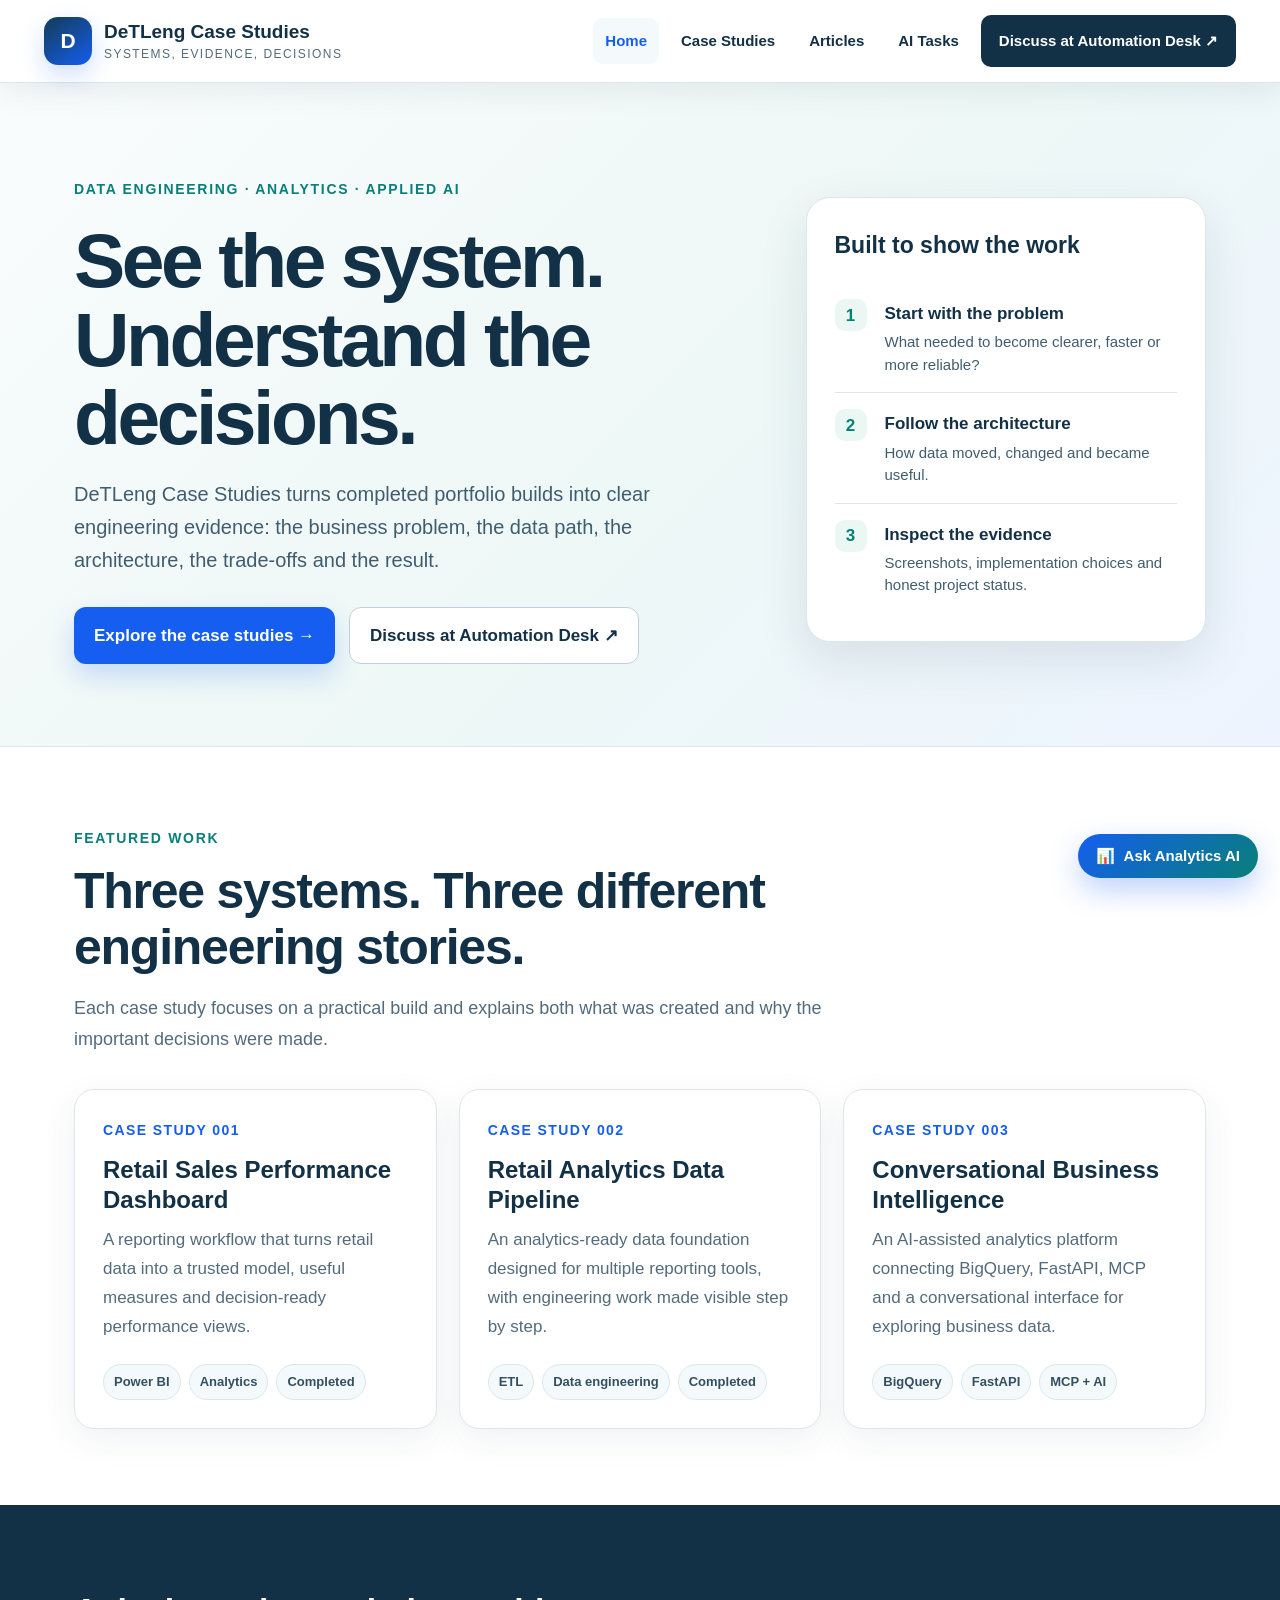
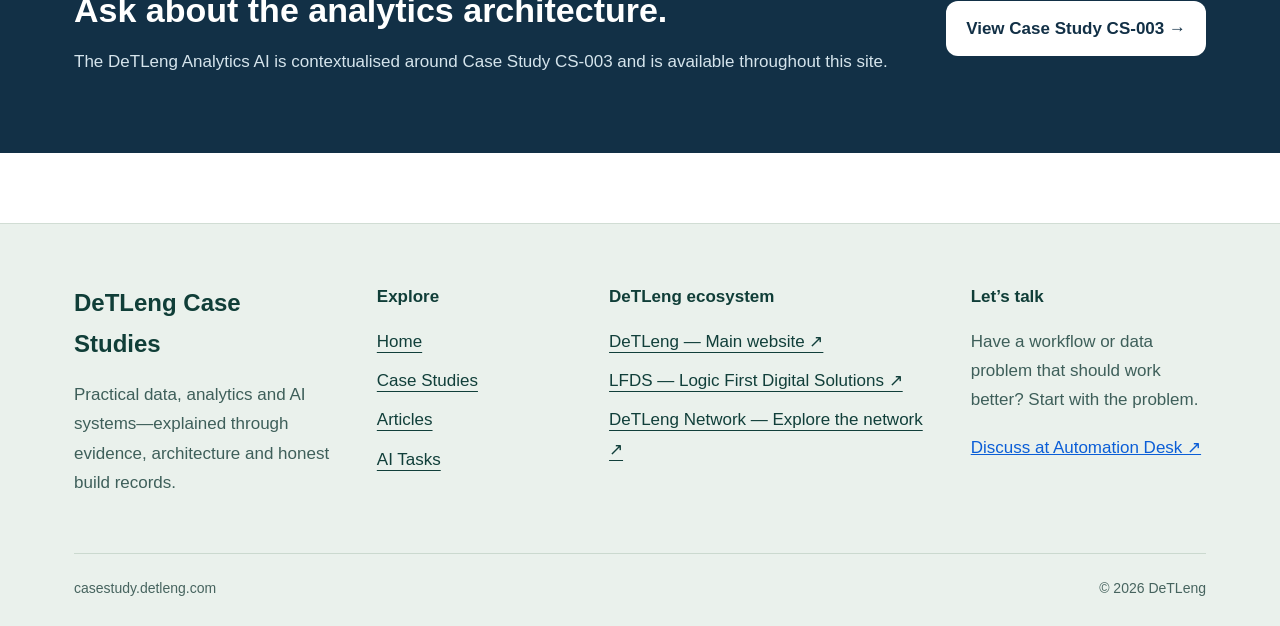
<file: index.html>
<!doctype html><html lang="en"><head><meta charset="utf-8"><meta name="viewport" content="width=device-width,initial-scale=1"><title>DeTLeng Case Studies — Data, Analytics & AI Systems</title><meta name="description" content="Evidence-led case studies covering data engineering, analytics, dashboards and applied AI systems."><link rel="canonical" href="https://casestudy.detleng.com/"><link rel="icon" type="image/png" href="/favicon2.png"><link rel="stylesheet" href="/site.css"></head><body class="modern-page">
<nav class="detleng-nav" aria-label="Primary navigation"></nav>
<main><section class="hero-modern"><div class="wrap"><div><span class="eyebrow">Data engineering · Analytics · Applied AI</span><h1>See the system.<br>Understand the decisions.</h1><p>DeTLeng Case Studies turns completed portfolio builds into clear engineering evidence: the business problem, the data path, the architecture, the trade-offs and the result.</p><div class="hero-actions"><a class="button button-primary" href="/case-studies.html">Explore the case studies →</a><a class="button button-secondary" href="https://automation.detleng.com/#desk" target="_blank" rel="noopener noreferrer" aria-label="Discuss at Automation Desk, opens in a new tab">Discuss at Automation Desk ↗</a></div></div><aside class="hero-proof" aria-label="How to read these case studies"><h2>Built to show the work</h2><div class="proof-step"><span>1</span><div><strong>Start with the problem</strong><p>What needed to become clearer, faster or more reliable?</p></div></div><div class="proof-step"><span>2</span><div><strong>Follow the architecture</strong><p>How data moved, changed and became useful.</p></div></div><div class="proof-step"><span>3</span><div><strong>Inspect the evidence</strong><p>Screenshots, implementation choices and honest project status.</p></div></div></aside></div></section>
<section class="section-modern"><div class="section-head"><span class="eyebrow">Featured work</span><h2>Three systems. Three different engineering stories.</h2><p>Each case study focuses on a practical build and explains both what was created and why the important decisions were made.</p></div><div class="card-grid">
<a class="case-card" href="/01-retail-sales-performance-dashboard/cs-001.html"><span class="card-number">CASE STUDY 001</span><h3>Retail Sales Performance Dashboard</h3><p>A reporting workflow that turns retail data into a trusted model, useful measures and decision-ready performance views.</p><div class="card-meta"><span class="chip">Power BI</span><span class="chip">Analytics</span><span class="chip">Completed</span></div></a>
<a class="case-card" href="/cs/002.html"><span class="card-number">CASE STUDY 002</span><h3>Retail Analytics Data Pipeline</h3><p>An analytics-ready data foundation designed for multiple reporting tools, with engineering work made visible step by step.</p><div class="card-meta"><span class="chip">ETL</span><span class="chip">Data engineering</span><span class="chip">Completed</span></div></a>
<a class="case-card" href="/cs/003.html"><span class="card-number">CASE STUDY 003</span><h3>Conversational Business Intelligence</h3><p>An AI-assisted analytics platform connecting BigQuery, FastAPI, MCP and a conversational interface for exploring business data.</p><div class="card-meta"><span class="chip">BigQuery</span><span class="chip">FastAPI</span><span class="chip">MCP + AI</span></div></a>
</div></section><section class="feature-strip"><div class="section-modern"><div><h2>Ask about the analytics architecture.</h2><p>The DeTLeng Analytics AI is contextualised around Case Study CS-003 and is available throughout this site.</p></div><a class="button" href="/cs/003.html">View Case Study CS-003 →</a></div></section></main>
<script src="/site-shell.js"></script><script src="/chat-widget.js"></script></body></html>
</file>
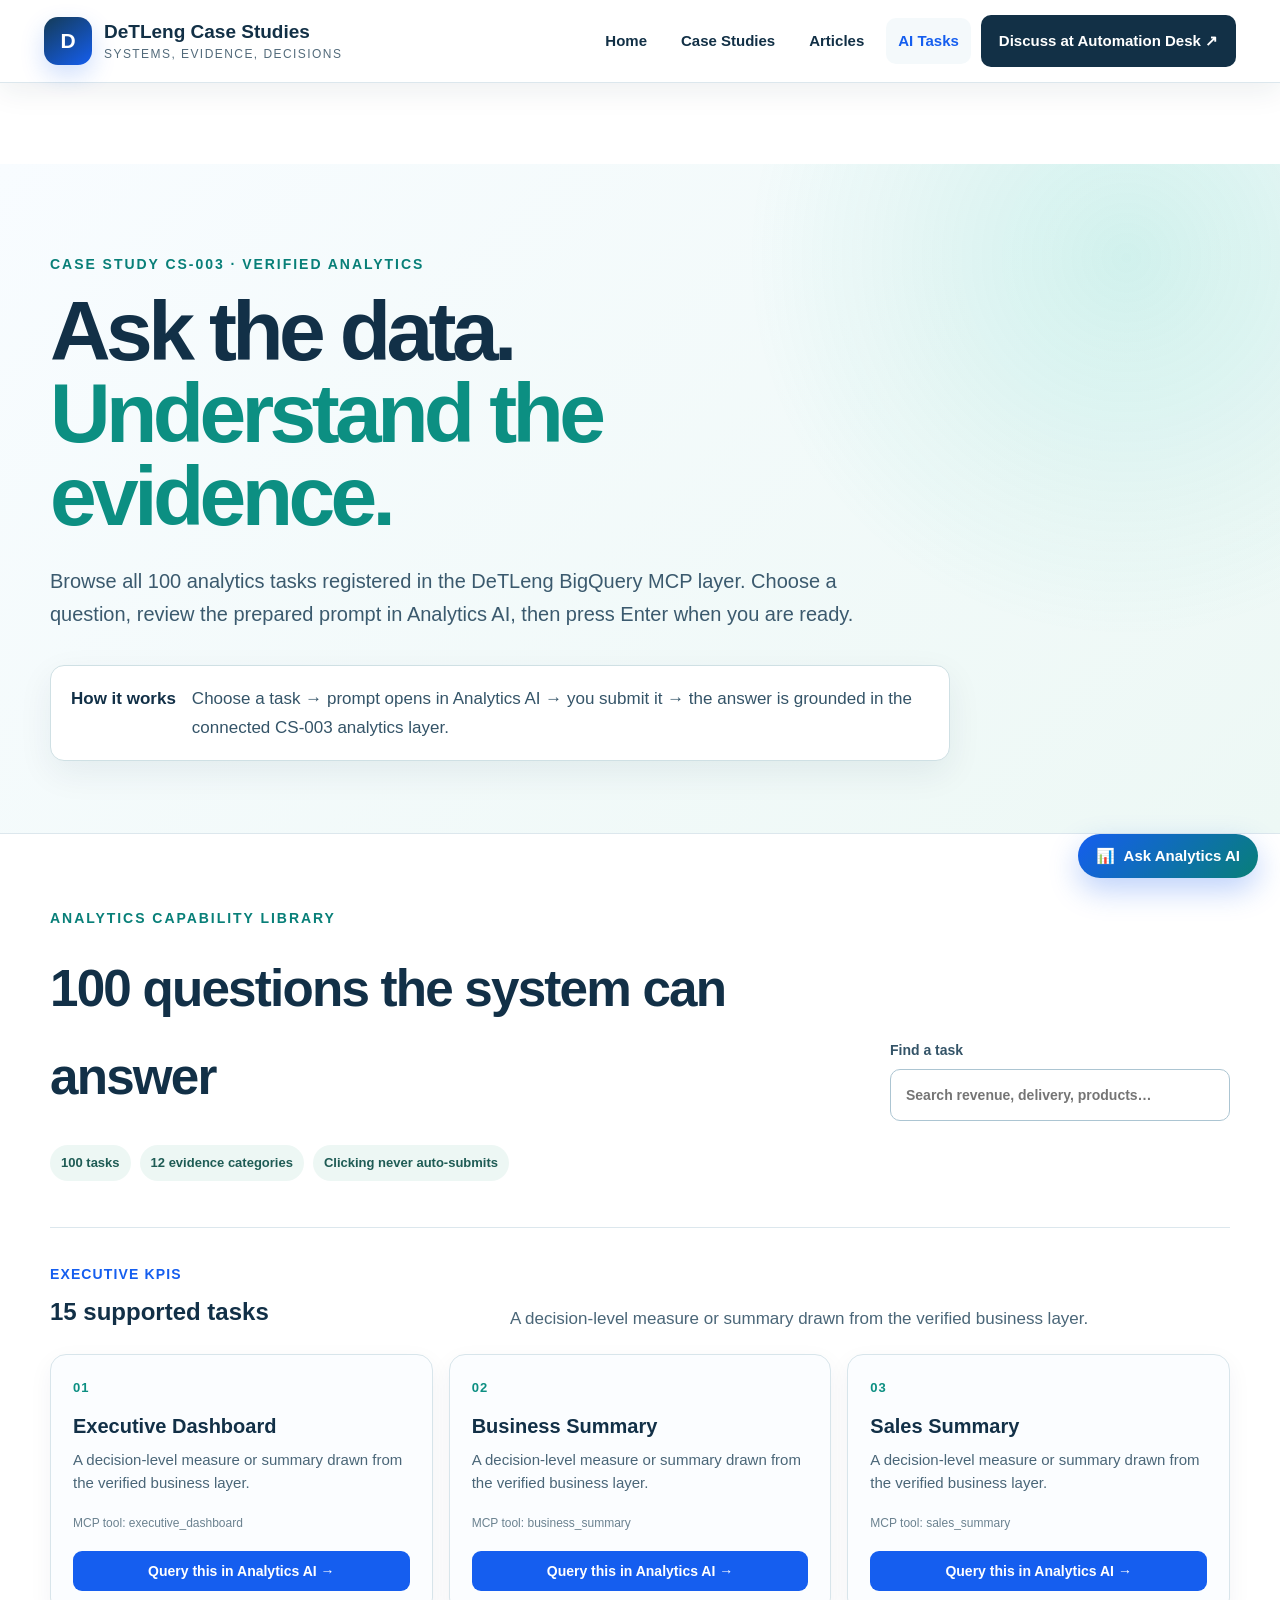
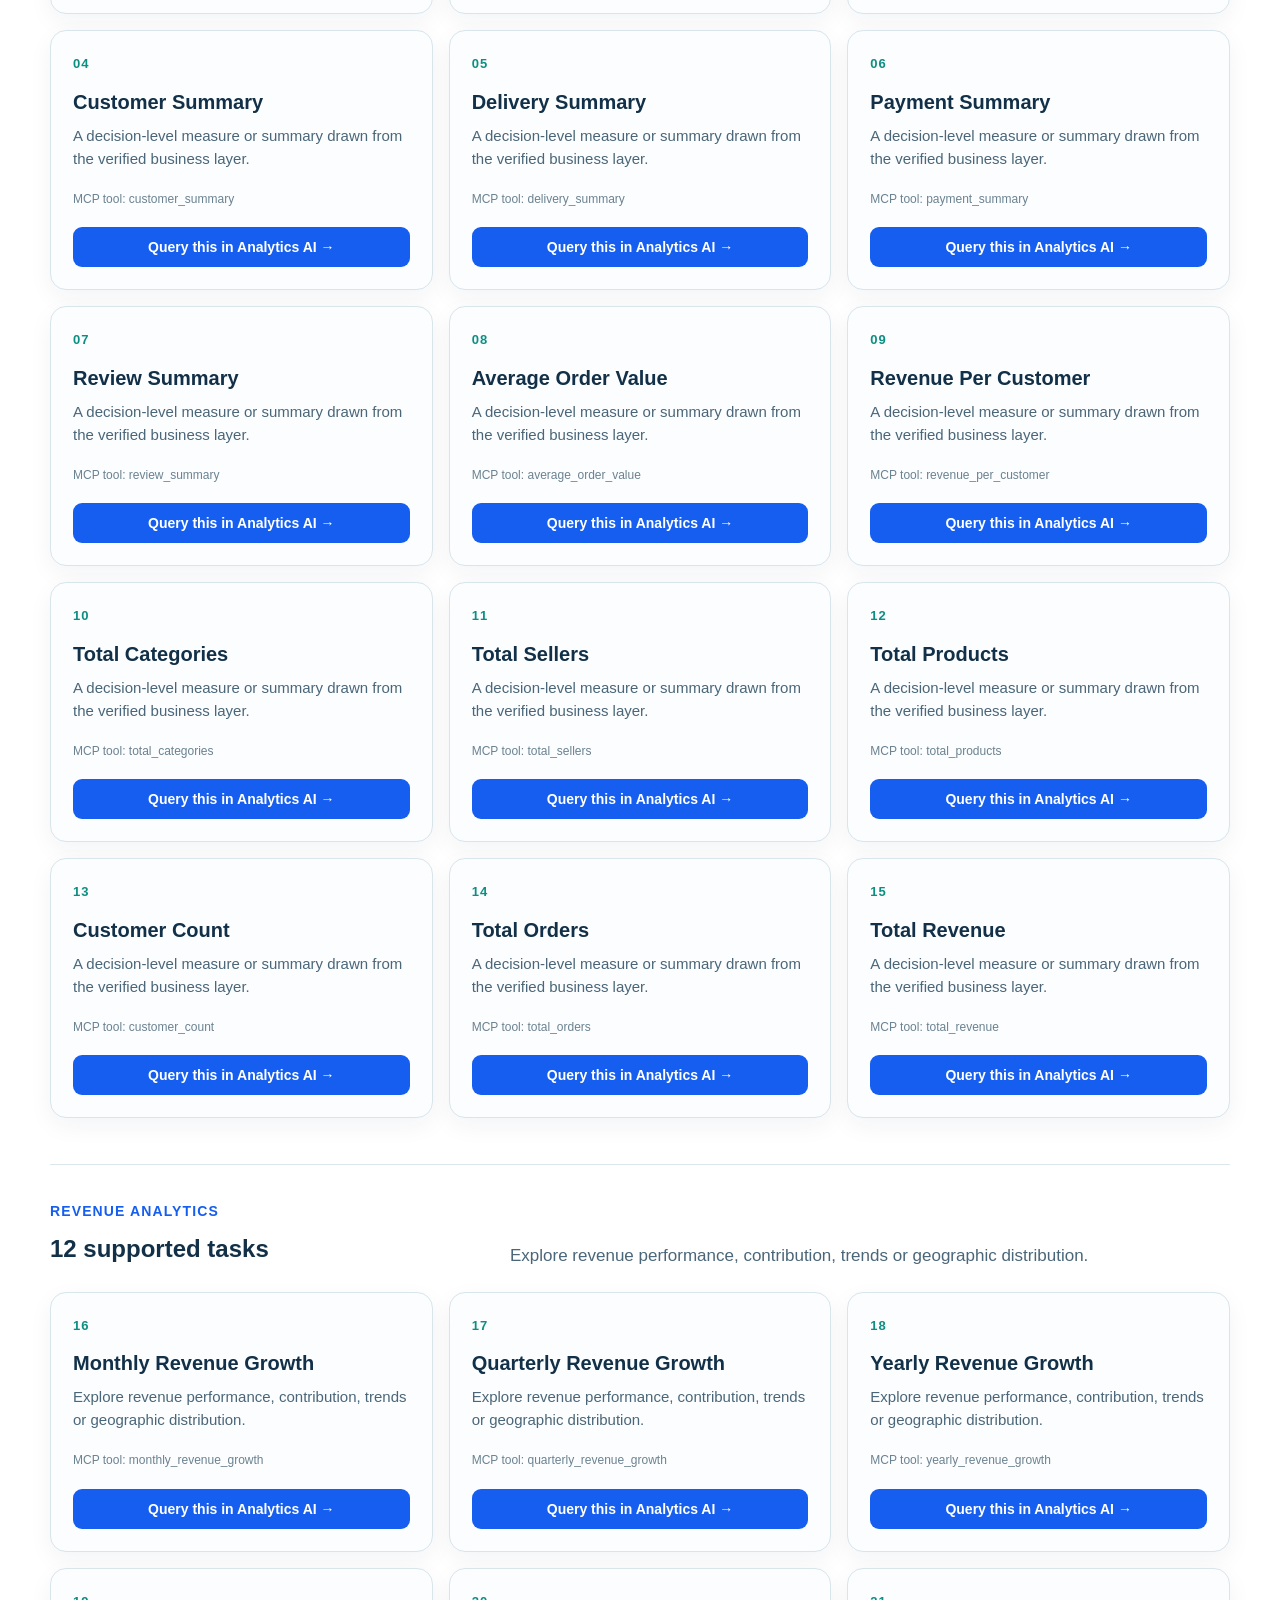
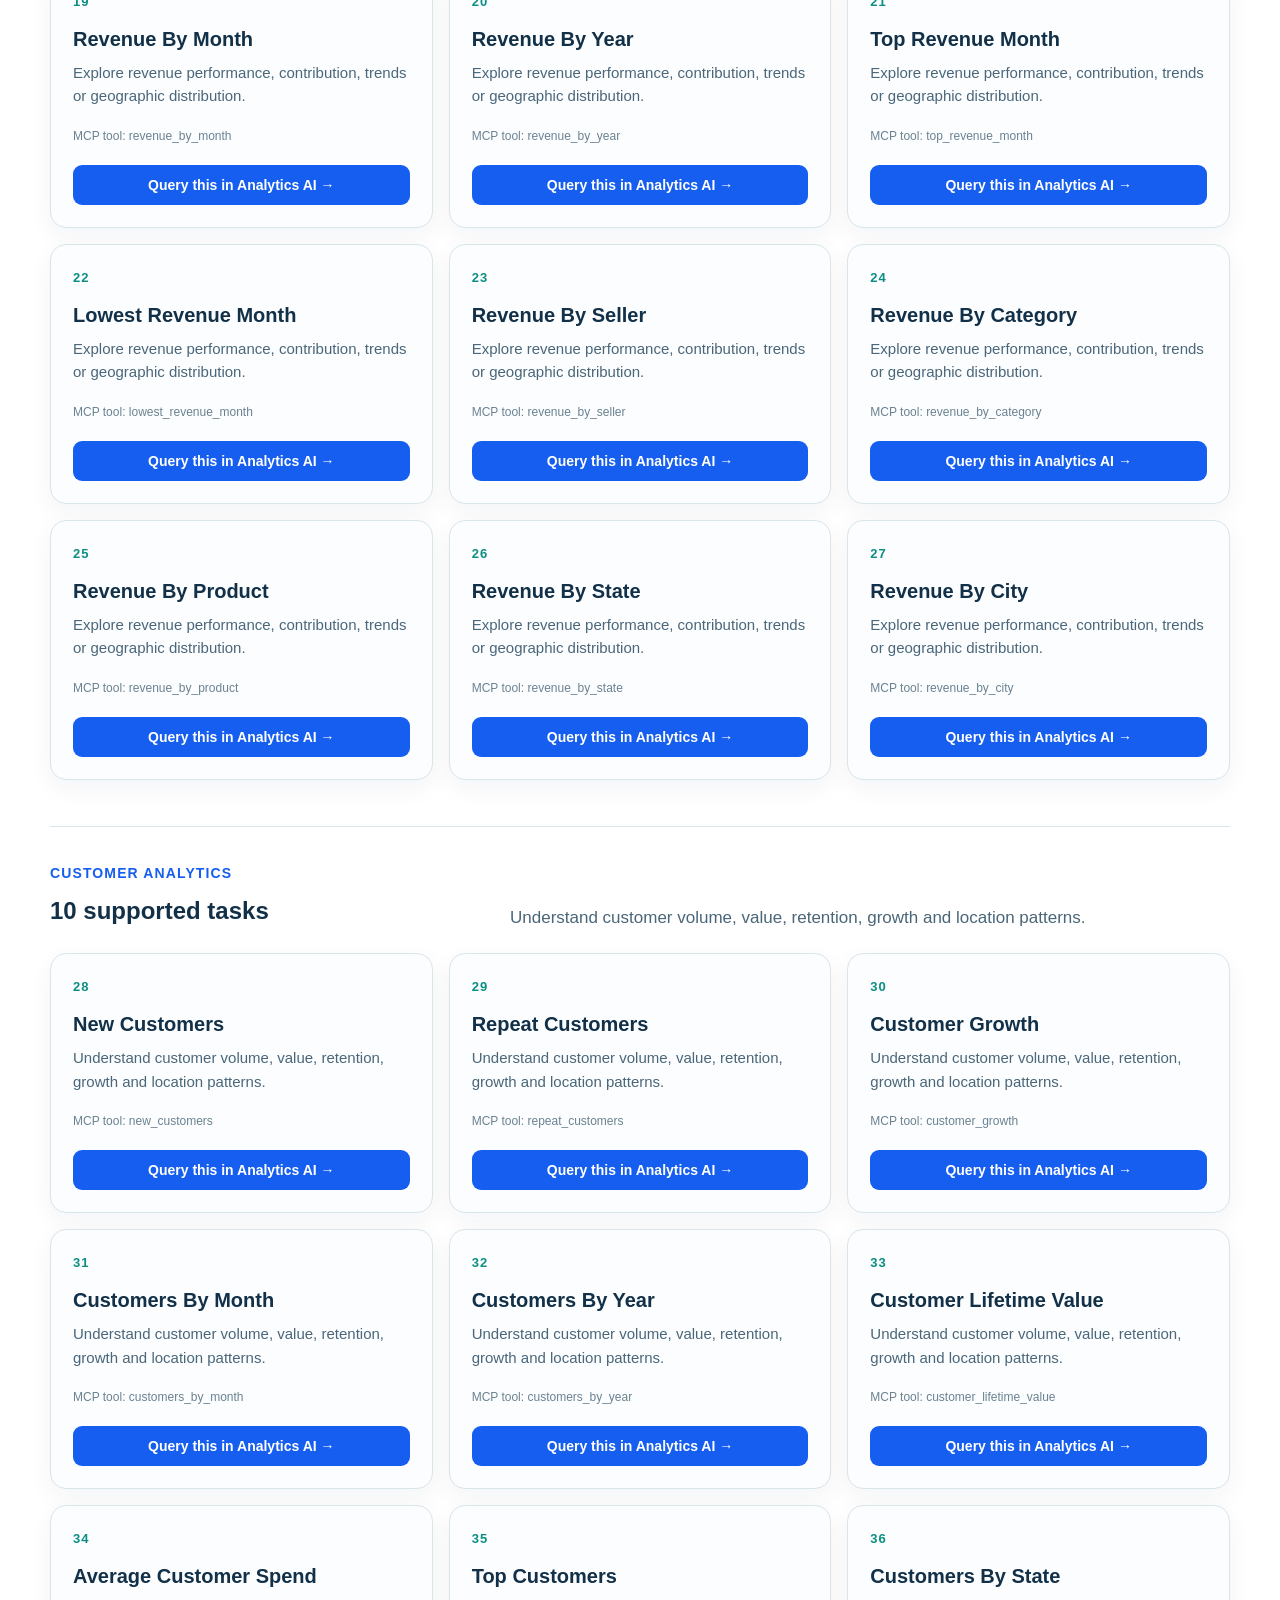
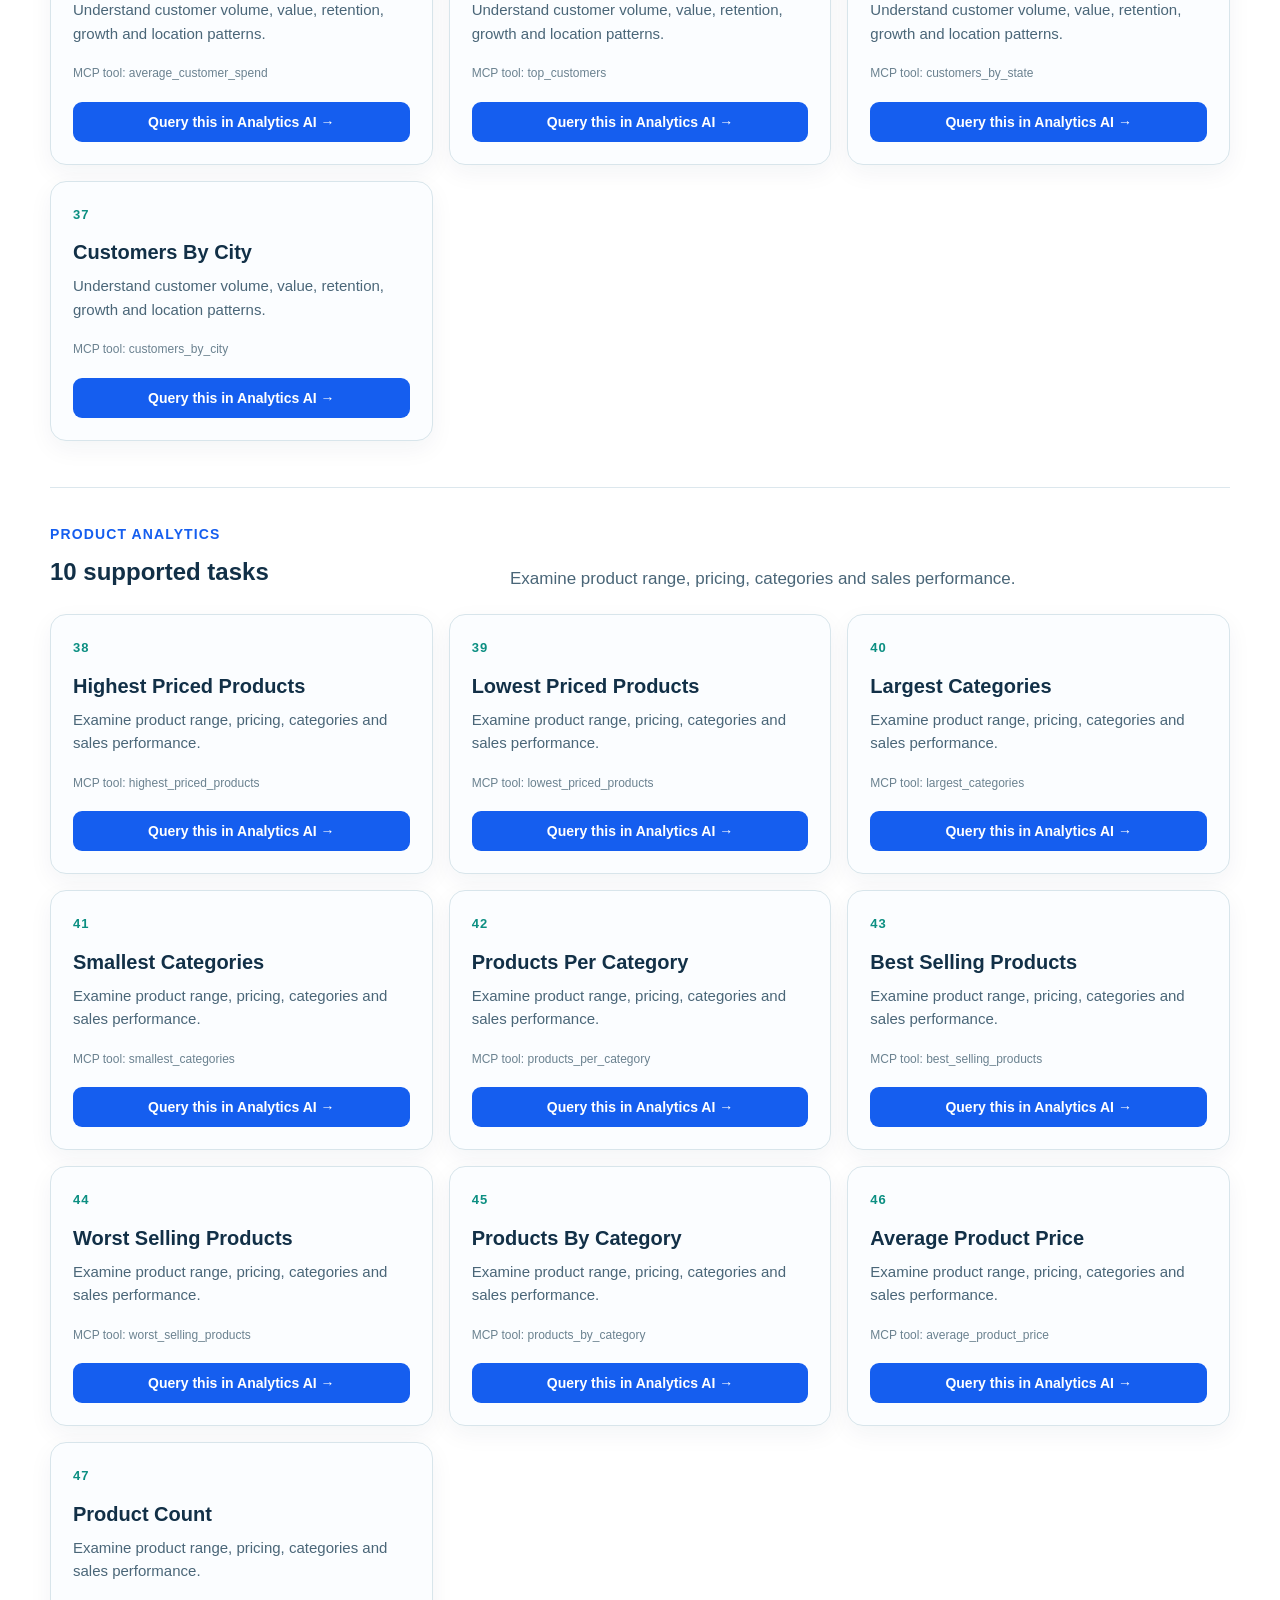
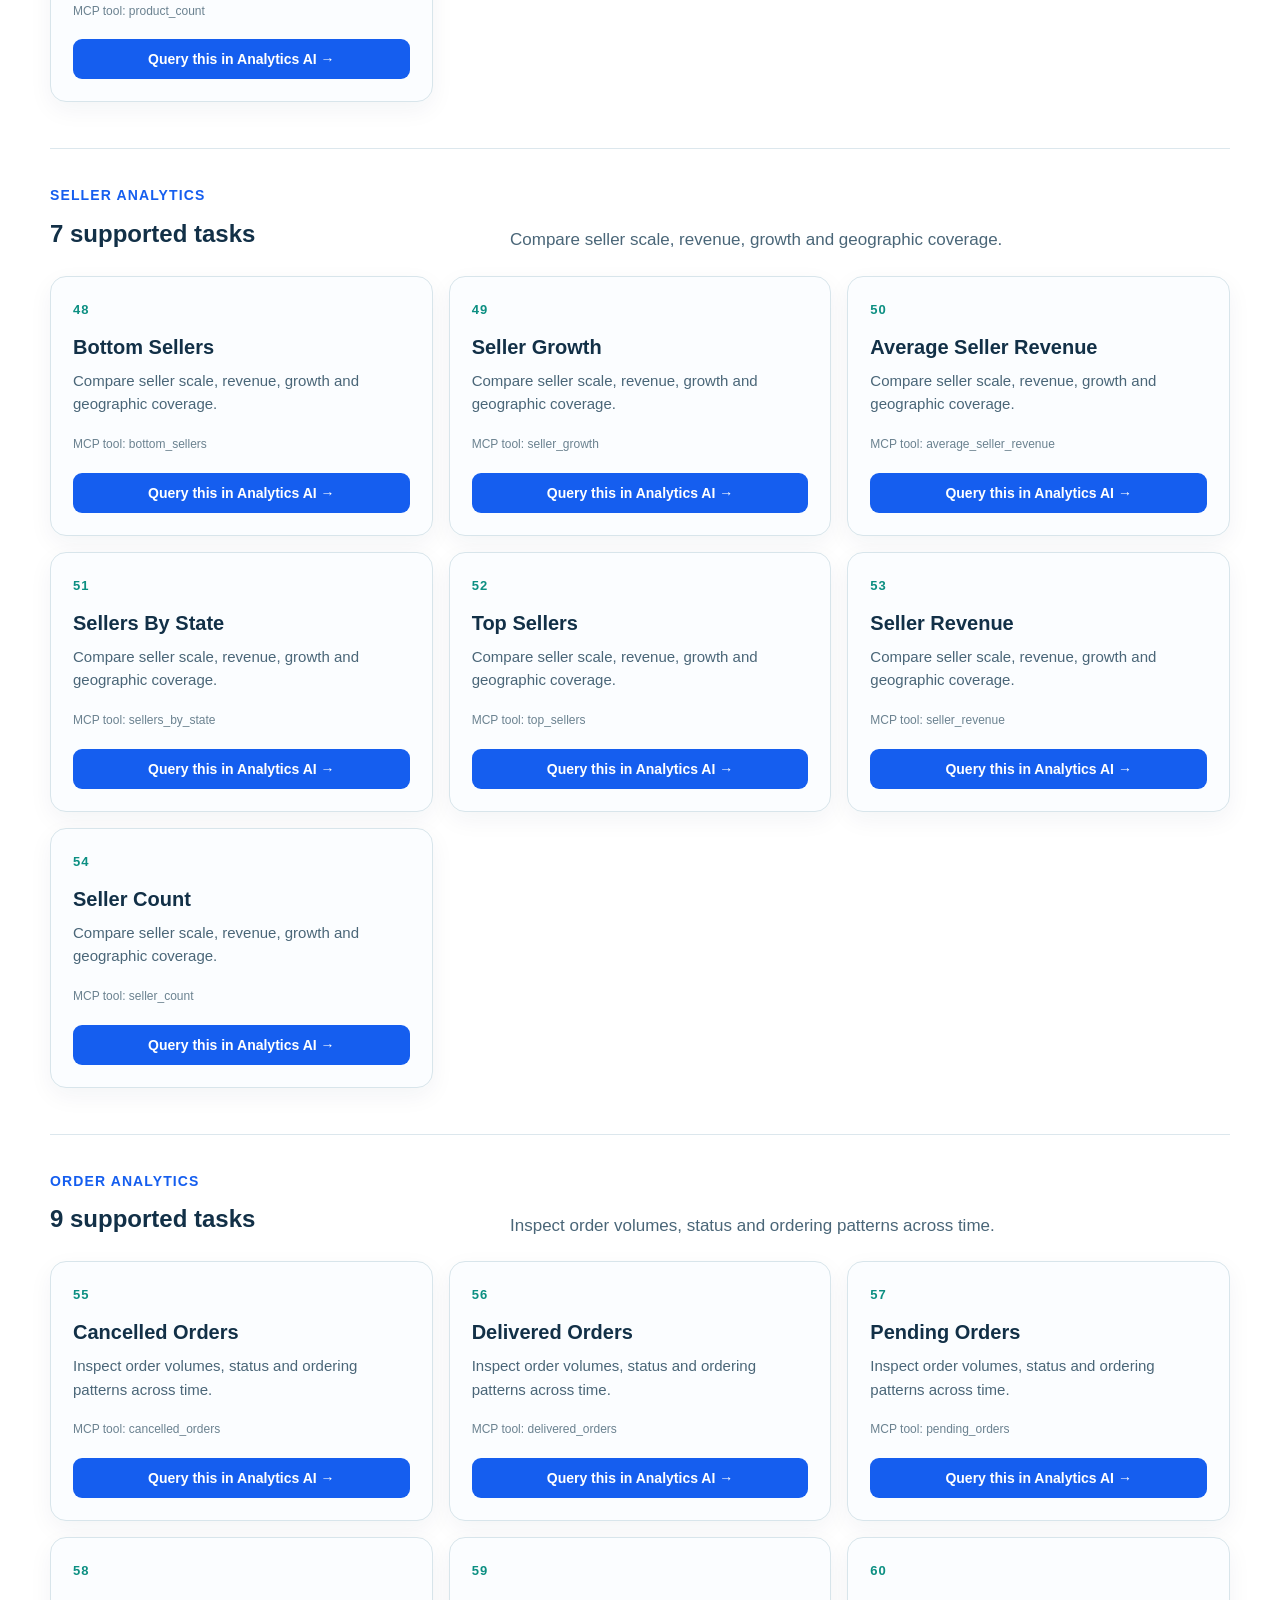
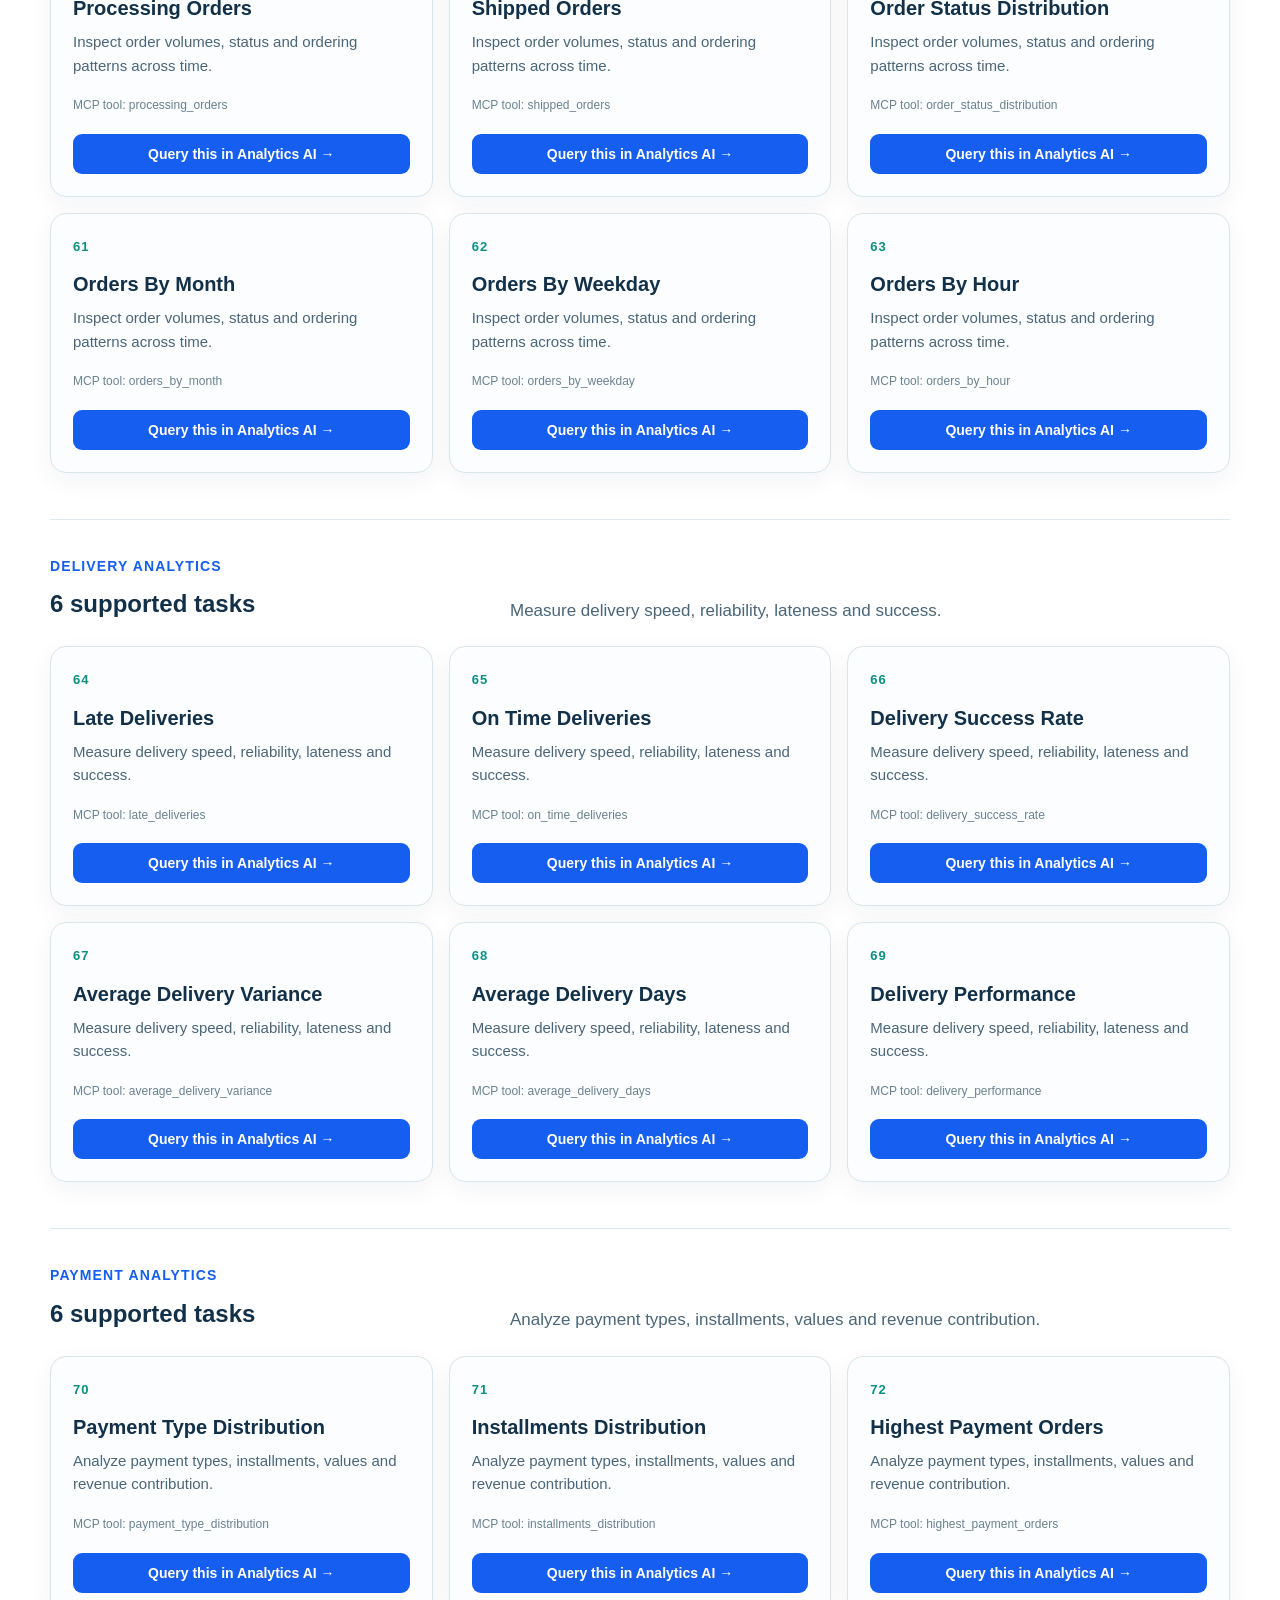
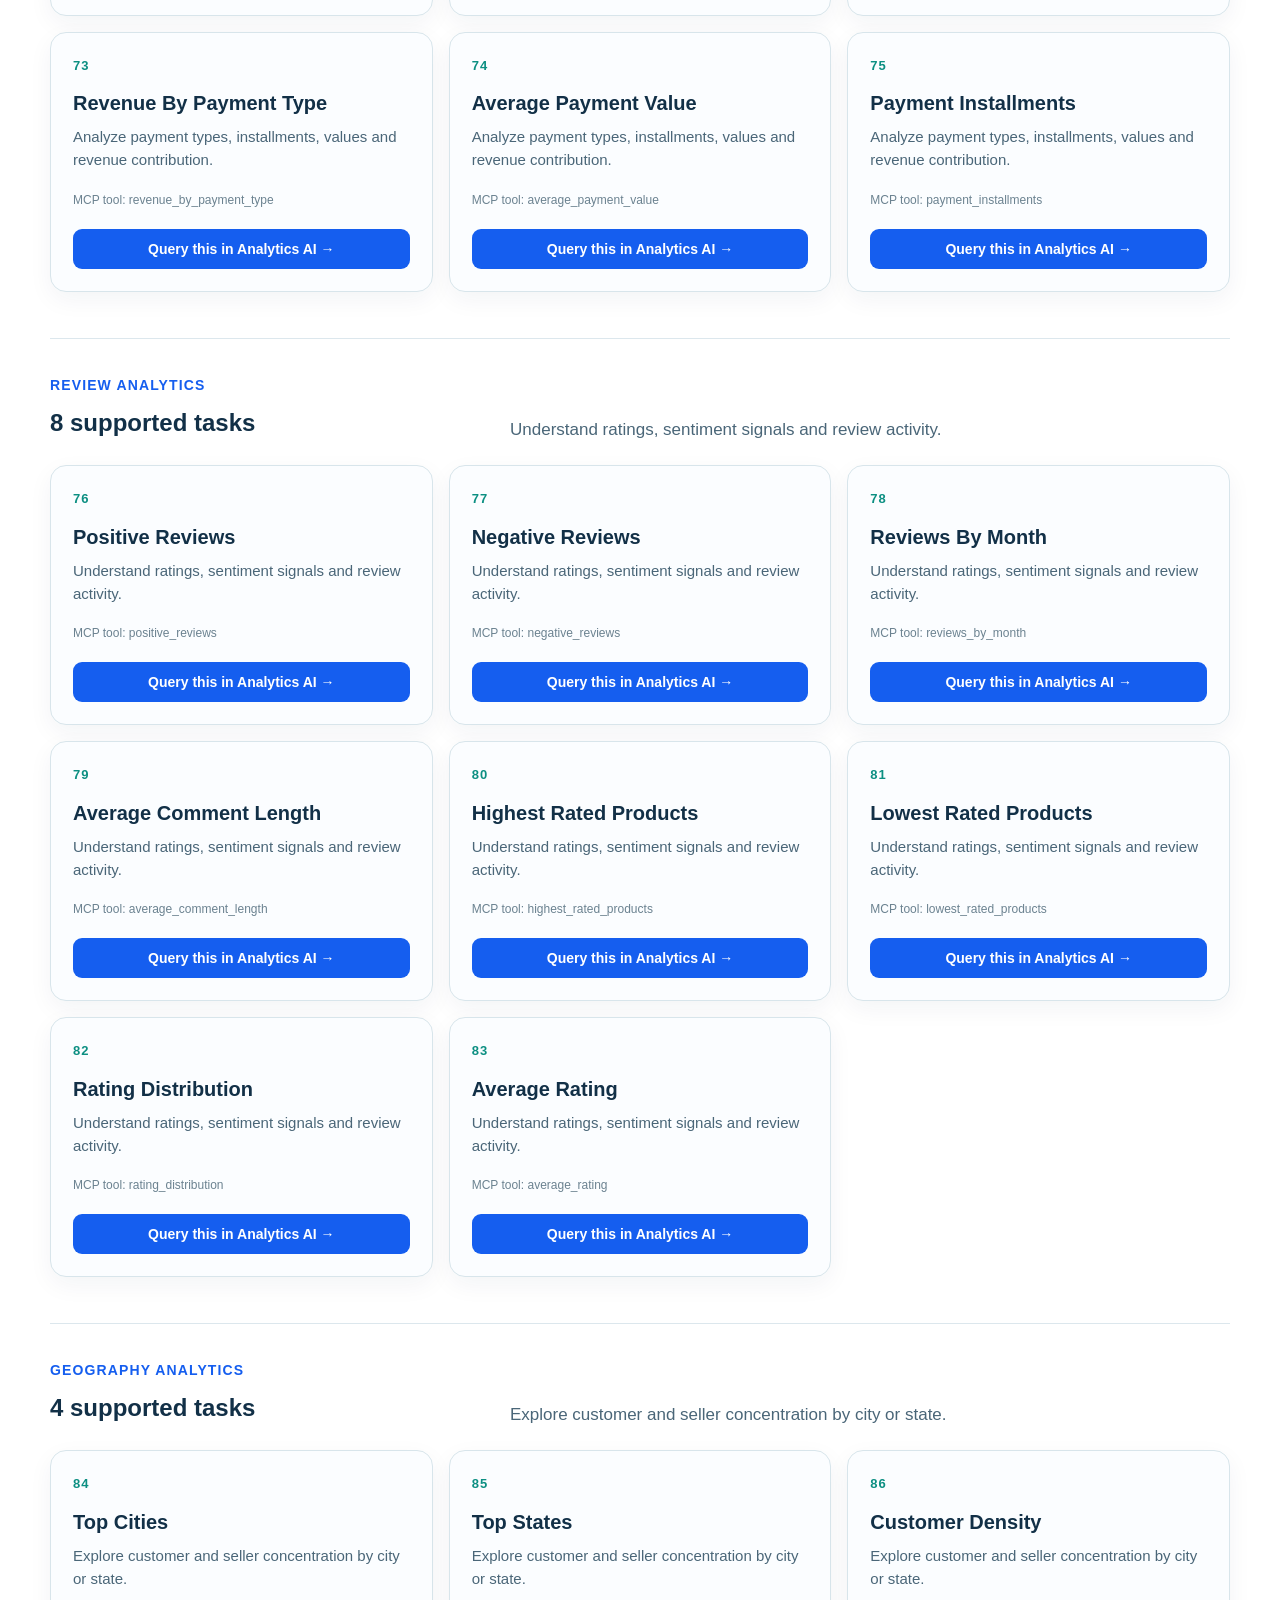
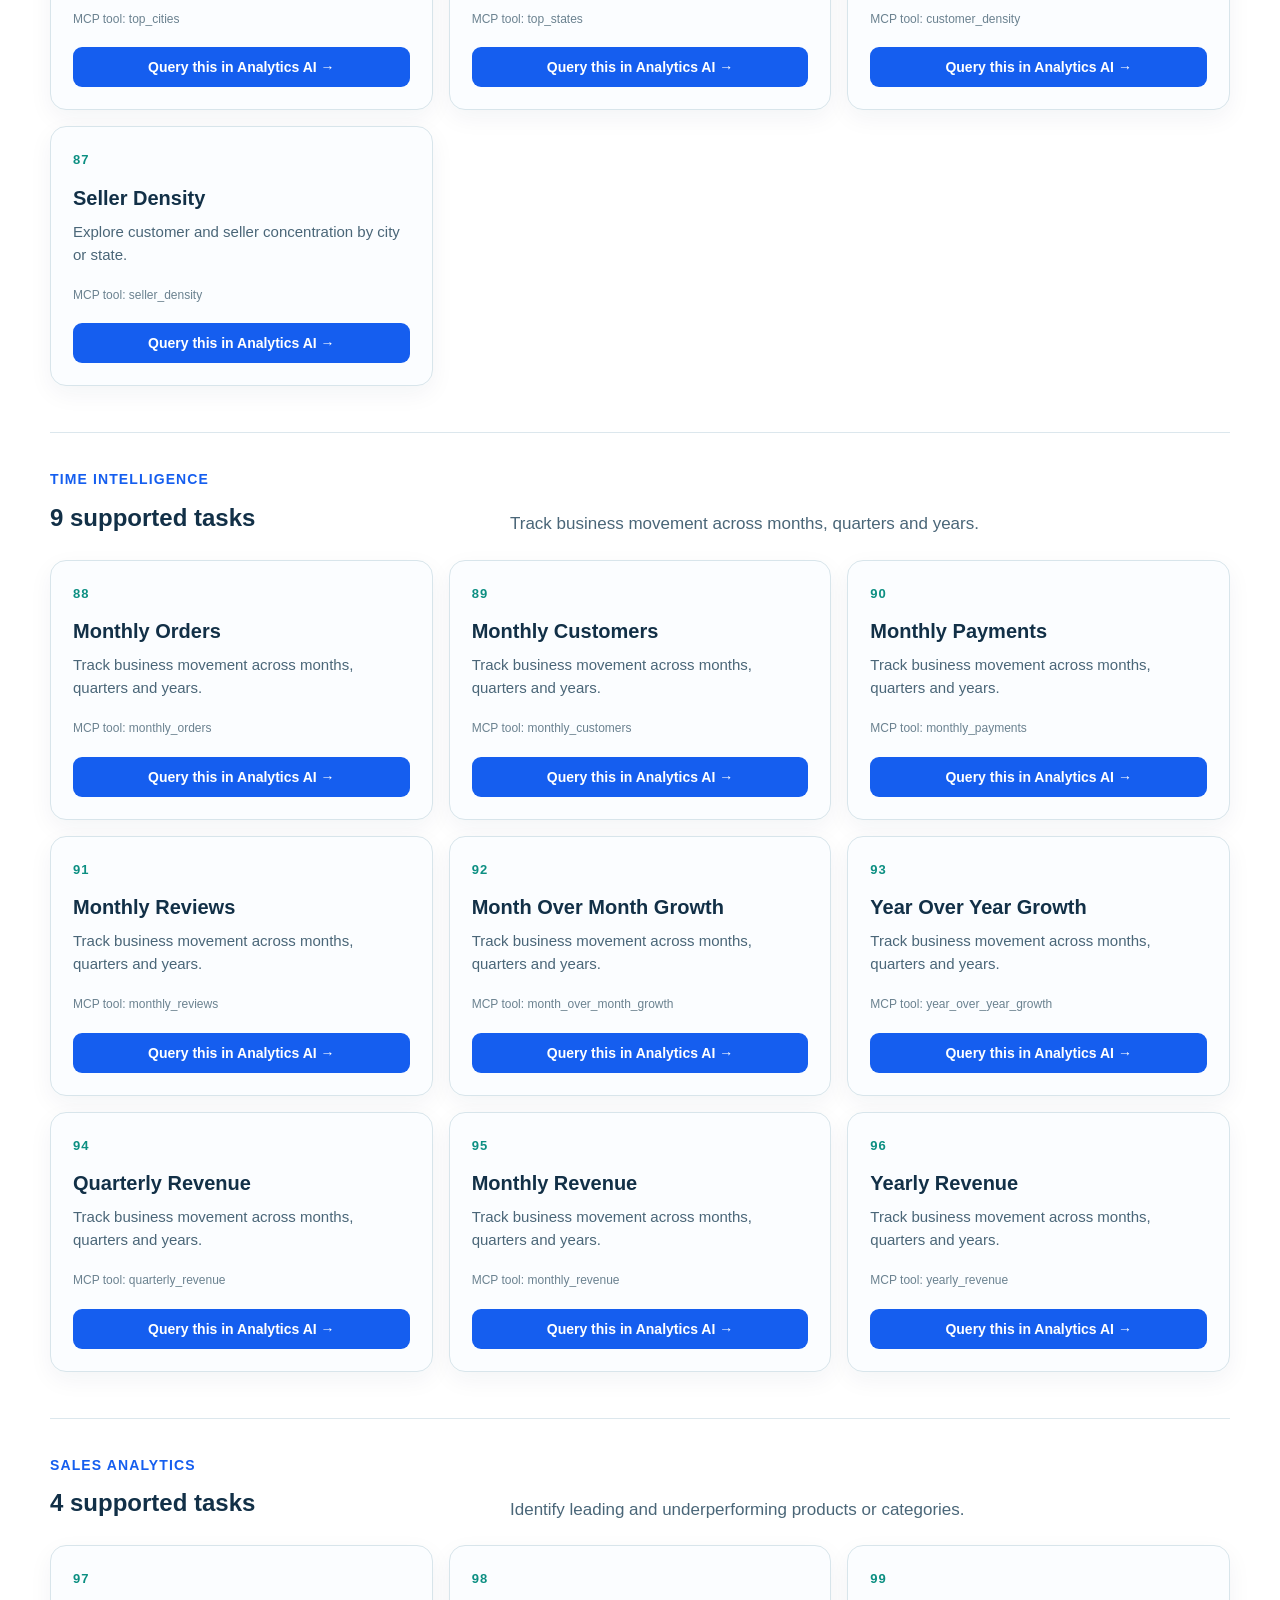
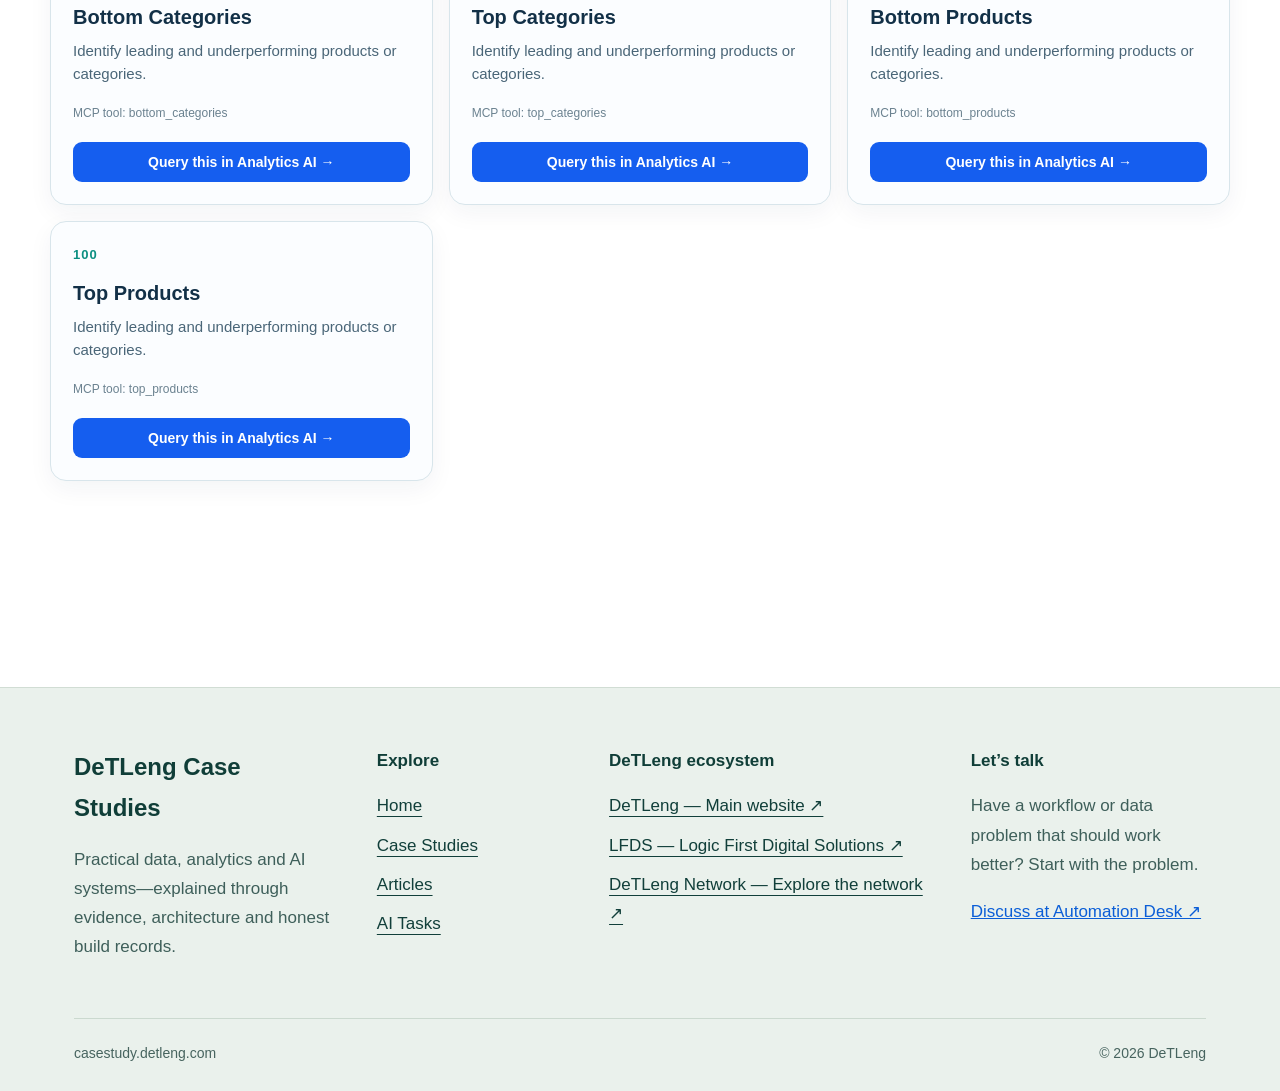
<file: ai-tasks.html>
<!doctype html>
<html lang="en">
<head>
  <meta charset="utf-8">
  <meta name="viewport" content="width=device-width,initial-scale=1">
  <title>AI Analytics Tasks — DeTLeng Case Study CS-003</title>
  <meta name="description" content="Explore 100 verified analytics tasks connected to the Case Study CS-003 BigQuery evidence layer.">
  <link rel="icon" type="image/png" href="/favicon2.png">
  <link rel="stylesheet" href="/site.css">
</head>
<body class="modern-page ai-tasks-page">
  <nav class="detleng-nav" aria-label="Primary navigation"></nav>
  <main>
    <section class="tasks-hero">
      <div class="tasks-wrap">
        <p class="tasks-kicker">CASE STUDY CS-003 · VERIFIED ANALYTICS</p>
        <h1>Ask the data.<br><span>Understand the evidence.</span></h1>
        <p class="tasks-lead">Browse all 100 analytics tasks registered in the DeTLeng BigQuery MCP layer. Choose a question, review the prepared prompt in Analytics AI, then press Enter when you are ready.</p>
        <div class="tasks-note"><strong>How it works</strong><span>Choose a task → prompt opens in Analytics AI → you submit it → the answer is grounded in the connected CS-003 analytics layer.</span></div>
      </div>
    </section>
    <section class="tasks-library" aria-labelledby="tasks-heading">
      <div class="tasks-wrap">
        <div class="tasks-toolbar">
          <div><p class="tasks-kicker">ANALYTICS CAPABILITY LIBRARY</p><h2 id="tasks-heading">100 questions the system can answer</h2></div>
          <label class="tasks-search"><span>Find a task</span><input id="taskSearch" type="search" placeholder="Search revenue, delivery, products…"></label>
        </div>
        <div class="tasks-summary"><span id="taskCount">100 tasks</span><span>12 evidence categories</span><span>Clicking never auto-submits</span></div>
        <div id="taskGroups"></div>
        <p id="taskEmpty" class="tasks-empty" hidden>No matching analytics task was found. Try a broader word.</p>
      </div>
    </section>
  </main>
  <script src="/site-shell.js"></script>
  <script src="/chat-widget.js"></script>
  <script src="/ai-tasks.js"></script>
</body>
</html>
</file>
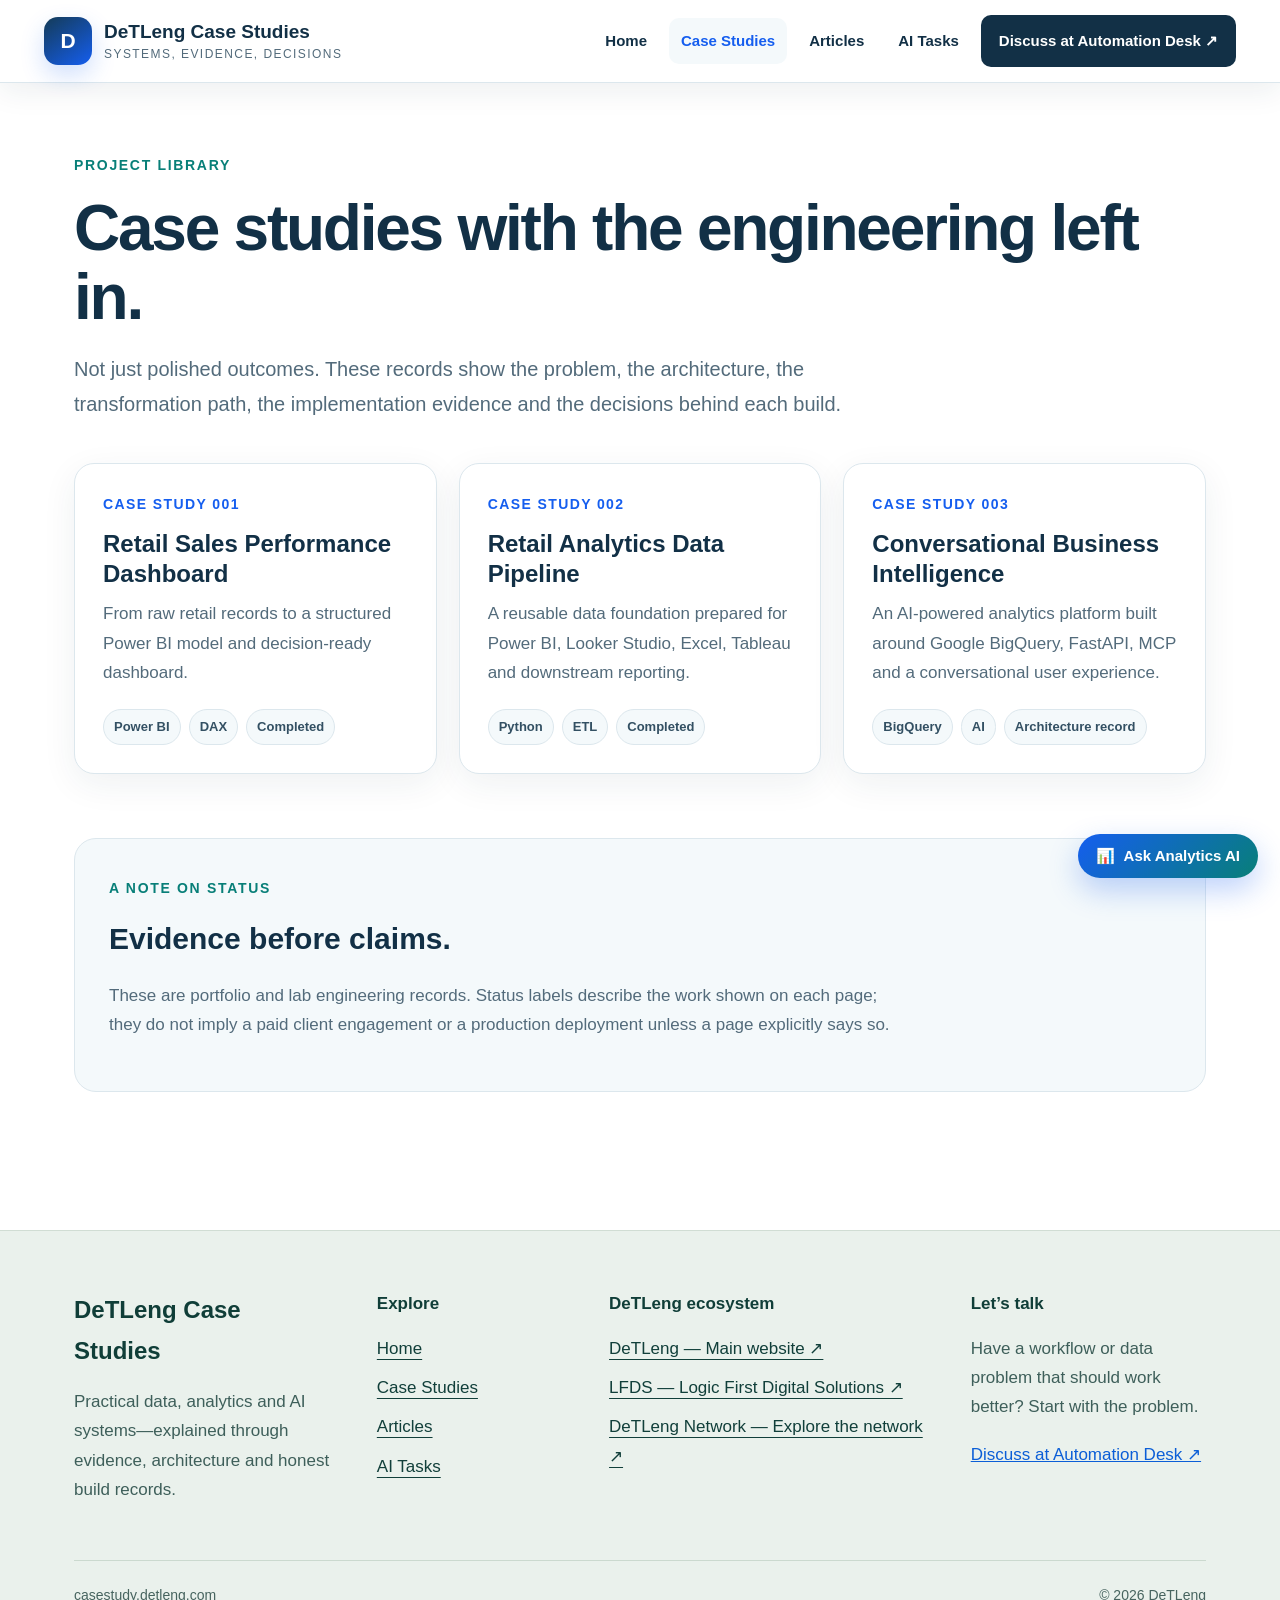
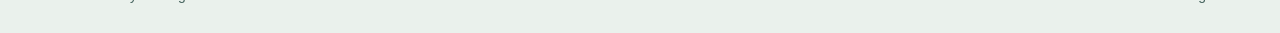
<file: case-studies.html>
<!doctype html><html lang="en"><head><meta charset="utf-8"><meta name="viewport" content="width=device-width,initial-scale=1"><title>Case Studies — DeTLeng</title><meta name="description" content="DeTLeng portfolio case studies in analytics, data engineering and applied AI."><link rel="canonical" href="https://casestudy.detleng.com/case-studies.html"><link rel="icon" type="image/png" href="/favicon2.png"><link rel="stylesheet" href="/site.css"></head><body class="modern-page"><nav class="detleng-nav" aria-label="Primary navigation"></nav><main class="content-modern"><span class="eyebrow">Project library</span><h1>Case studies with the engineering left in.</h1><p class="lead">Not just polished outcomes. These records show the problem, the architecture, the transformation path, the implementation evidence and the decisions behind each build.</p><div class="card-grid" style="margin-top:42px">
<a class="case-card" href="/01-retail-sales-performance-dashboard/cs-001.html"><span class="card-number">CASE STUDY 001</span><h3>Retail Sales Performance Dashboard</h3><p>From raw retail records to a structured Power BI model and decision-ready dashboard.</p><div class="card-meta"><span class="chip">Power BI</span><span class="chip">DAX</span><span class="chip">Completed</span></div></a>
<a class="case-card" href="/cs/002.html"><span class="card-number">CASE STUDY 002</span><h3>Retail Analytics Data Pipeline</h3><p>A reusable data foundation prepared for Power BI, Looker Studio, Excel, Tableau and downstream reporting.</p><div class="card-meta"><span class="chip">Python</span><span class="chip">ETL</span><span class="chip">Completed</span></div></a>
<a class="case-card" href="/cs/003.html"><span class="card-number">CASE STUDY 003</span><h3>Conversational Business Intelligence</h3><p>An AI-powered analytics platform built around Google BigQuery, FastAPI, MCP and a conversational user experience.</p><div class="card-meta"><span class="chip">BigQuery</span><span class="chip">AI</span><span class="chip">Architecture record</span></div></a>
</div><section style="margin-top:64px;padding:34px;border-radius:22px;background:var(--soft);border:1px solid var(--line)"><span class="eyebrow">A note on status</span><h2 style="font-size:30px;margin:10px 0">Evidence before claims.</h2><p style="max-width:800px;color:var(--muted)">These are portfolio and lab engineering records. Status labels describe the work shown on each page; they do not imply a paid client engagement or a production deployment unless a page explicitly says so.</p></section></main><script src="/site-shell.js"></script><script src="/chat-widget.js"></script></body></html>
</file>
<file: site.css>
:root{--ink:#123046;--muted:#536b7b;--blue:#155eef;--teal:#087f78;--gold:#d78910;--line:#dce7ed;--soft:#f4f9fb;--mint:#eaf7f3;--white:#fff;--shadow:0 18px 50px rgba(25,57,77,.11)}
*{box-sizing:border-box}html{scroll-behavior:smooth}body{margin:0!important;background:#fff!important;color:var(--ink)!important;font-family:Inter,"Segoe UI",Arial,sans-serif!important;font-size:17px!important;line-height:1.72!important}body>div[style*="height:90px"]{height:86px!important}a{color:#0b5ed7}a:focus-visible,button:focus-visible,input:focus-visible{outline:3px solid #f3a51f!important;outline-offset:3px}.detleng-nav{position:fixed!important;inset:0 0 auto!important;height:auto!important;padding:0!important;background:rgba(255,255,255,.97)!important;border-bottom:1px solid var(--line)!important;box-shadow:0 8px 30px rgba(20,48,70,.08)!important;z-index:99999!important}.site-nav-inner{max-width:1240px;margin:auto;min-height:82px;padding:11px 24px;display:flex;align-items:center;gap:28px}.site-brand{display:flex;align-items:center;gap:12px;color:var(--ink)!important;text-decoration:none!important;margin-right:auto}.site-brand-mark{width:48px;height:48px;border-radius:14px;background:linear-gradient(145deg,#143b57,#155eef);display:grid;place-items:center;color:#fff;font-size:21px;font-weight:900;box-shadow:0 10px 25px rgba(21,94,239,.2)}.site-brand-copy{display:grid;line-height:1.15}.site-brand-copy strong{font-size:19px}.site-brand-copy small{font-size:12px;letter-spacing:.12em;text-transform:uppercase;color:var(--muted);margin-top:5px}.site-menu{display:flex;align-items:center;gap:10px}.site-menu>a{padding:10px 12px;border-radius:10px;color:var(--ink)!important;text-decoration:none!important;font-weight:700;font-size:15px}.site-menu>a:hover,.site-menu>a[aria-current="page"]{background:var(--soft);color:var(--blue)!important}.site-menu .site-cta{background:var(--ink)!important;color:#fff!important;padding:13px 18px}.site-menu .site-cta:hover{background:var(--blue)!important}.menu-button{display:none;border:1px solid var(--line);background:#fff;border-radius:10px;padding:10px 12px;font:inherit;font-weight:800;color:var(--ink)}
.modern-page{padding-top:82px}.hero-modern{overflow:hidden;background:linear-gradient(135deg,#f9fcfd 0%,#eef8f6 52%,#edf4ff 100%);border-bottom:1px solid var(--line)}.hero-modern .wrap{max-width:1180px;margin:auto;padding:92px 24px 82px;display:grid;grid-template-columns:1.25fr .75fr;gap:64px;align-items:center}.eyebrow{display:inline-flex;align-items:center;gap:8px;color:var(--teal);font-size:14px;font-weight:900;letter-spacing:.12em;text-transform:uppercase}.hero-modern h1{font-size:clamp(44px,6vw,78px);line-height:1.02;letter-spacing:-.045em;margin:18px 0 22px;color:var(--ink)}.hero-modern p{font-size:20px;line-height:1.65;color:#405d6f;max-width:730px}.hero-actions{display:flex;flex-wrap:wrap;gap:14px;margin-top:30px}.button{display:inline-flex;align-items:center;justify-content:center;gap:8px;min-height:52px;padding:13px 20px;border-radius:12px;text-decoration:none!important;font-weight:800}.button-primary{background:var(--blue);color:#fff!important;box-shadow:0 12px 28px rgba(21,94,239,.2)}.button-secondary{background:#fff;color:var(--ink)!important;border:1px solid #bfd0da}.hero-proof{background:#fff;border:1px solid var(--line);border-radius:24px;padding:28px;box-shadow:var(--shadow)}.hero-proof h2{margin:0 0 18px;font-size:23px}.proof-step{display:grid;grid-template-columns:38px 1fr;gap:12px;padding:16px 0;border-top:1px solid var(--line)}.proof-step:first-of-type{border-top:0}.proof-step span{width:32px;height:32px;border-radius:10px;background:var(--mint);display:grid;place-items:center;color:var(--teal);font-weight:900}.proof-step strong{display:block}.proof-step p{margin:3px 0 0;font-size:15px;line-height:1.5}
.section-modern{max-width:1180px;margin:auto;padding:76px 24px}.section-head{max-width:780px;margin-bottom:34px}.section-head h2{font-size:clamp(32px,4vw,50px);line-height:1.12;letter-spacing:-.025em;margin:10px 0 14px}.section-head p{font-size:18px;color:var(--muted)}.card-grid{display:grid;grid-template-columns:repeat(3,1fr);gap:22px}.case-card{display:flex;flex-direction:column;min-height:100%;padding:28px;border:1px solid var(--line);border-radius:20px;background:#fff;box-shadow:0 10px 35px rgba(25,57,77,.07);text-decoration:none!important;color:var(--ink)!important;transition:.2s}.case-card:hover{transform:translateY(-5px);border-color:#9fc2ee;box-shadow:var(--shadow)}.card-number{font-weight:900;color:var(--blue);font-size:14px;letter-spacing:.1em}.case-card h3{font-size:24px;line-height:1.25;margin:13px 0 10px}.case-card p{color:var(--muted);margin:0 0 22px}.card-meta{margin-top:auto;display:flex;flex-wrap:wrap;gap:8px}.chip{display:inline-flex;background:var(--soft);border:1px solid var(--line);padding:6px 10px;border-radius:999px;font-size:13px;font-weight:800;color:#335063}.feature-strip{background:var(--ink);color:#fff}.feature-strip .section-modern{display:grid;grid-template-columns:1fr auto;gap:30px;align-items:center}.feature-strip h2{font-size:34px;margin:0 0 8px}.feature-strip p{color:#d5e4ec;margin:0}.feature-strip .button{background:#fff;color:var(--ink)!important}
.content-modern{max-width:1180px;margin:auto;padding:68px 24px}.content-modern h1{font-size:clamp(40px,5vw,66px);line-height:1.08;letter-spacing:-.035em;margin:15px 0}.content-modern .lead{font-size:20px;color:var(--muted);max-width:800px}.article-list{display:grid;gap:16px;margin-top:34px}.article-item{display:grid;grid-template-columns:120px 1fr auto;gap:24px;align-items:center;padding:22px;border:1px solid var(--line);border-radius:16px;color:var(--ink)!important;text-decoration:none!important}.article-item:hover{background:var(--soft);border-color:#adc9db}.article-item span:first-child{font-weight:900;color:var(--teal)}.article-item strong{font-size:18px}.article-item em{font-style:normal;color:var(--blue);font-weight:800}
.site-footer{background:#eaf1ec;border-top:1px solid #d1ddd4;color:#173e39;margin-top:70px}.footer-inner{max-width:1180px;margin:auto;padding:58px 24px 26px}.footer-grid{display:grid;grid-template-columns:1.1fr .8fr 1.35fr 1fr;gap:44px}.footer-grid h2,.footer-grid h3{margin:0 0 16px;color:#103e38}.footer-grid h2{font-size:24px}.footer-grid h3{font-size:17px}.footer-grid p{color:#3e5f5a;margin:0 0 18px}.footer-links{display:grid;gap:10px}.footer-links a{color:#113f3a!important;text-decoration-thickness:1px;text-underline-offset:5px}.footer-bottom{display:flex;justify-content:space-between;gap:20px;margin-top:38px;padding-top:22px;border-top:1px solid #cbd9cf;font-size:14px;color:#47645f}
/* Legacy case-study content: preserve evidence, improve readability */
body:not(.modern-page) main,body:not(.modern-page) article{color:var(--ink)}body:not(.modern-page) p,body:not(.modern-page) li{font-size:17px!important;line-height:1.75!important;color:#304d60!important}body:not(.modern-page) h1,body:not(.modern-page) h2,body:not(.modern-page) h3{color:#123c69!important;line-height:1.2!important}body:not(.modern-page) img{max-width:100%;height:auto}body:not(.modern-page) table{max-width:100%}.legacy-contact-hidden,.detleng-slogan-sticky,.detleng-sticky-btn,.detleng-ecosystem-block,.legacy-ecosystem-signature{display:none!important}
.site-ai-tasks{padding:10px 12px;border:1px solid #bfd1de;border-radius:10px;background:#f1f7ff;color:var(--ink);font:700 15px/1.2 Inter,"Segoe UI",Arial,sans-serif;cursor:pointer}.site-ai-tasks:hover{border-color:var(--blue);color:var(--blue)}
.article-principle h2,body:not(.modern-page) .article-principle h2,body:not(.modern-page) .article-principle p{color:#fff!important}.article-principle>div{color:#ffe66b!important}.article-principle strong{color:#fff36a!important}
.ai-tasks-page main{padding-top:82px}.tasks-wrap{width:min(1180px,calc(100% - 40px));margin:auto}.tasks-hero{padding:88px 0 72px;background:radial-gradient(circle at 88% 14%,rgba(24,191,168,.15),transparent 30%),linear-gradient(135deg,#f8fcff,#edf8f5);border-bottom:1px solid var(--line)}.tasks-kicker{margin:0 0 14px;color:#087f78;font-size:14px;font-weight:900;letter-spacing:.14em}.tasks-hero h1{max-width:900px;margin:0;color:#123047;font-size:clamp(48px,7vw,84px);line-height:.98;letter-spacing:-.055em}.tasks-hero h1 span{color:#0c8f82}.tasks-lead{max-width:830px;margin:28px 0 0;color:#3b5a6e;font-size:20px;line-height:1.65}.tasks-note{max-width:900px;margin-top:34px;padding:18px 20px;display:grid;grid-template-columns:auto 1fr;gap:16px;background:#fff;border:1px solid #cfe0e4;border-radius:14px;color:#345468;box-shadow:0 12px 35px rgba(18,48,70,.07)}.tasks-note strong{color:#123047}.tasks-library{padding:72px 0 90px;background:#fff}.tasks-toolbar{display:flex;align-items:end;justify-content:space-between;gap:28px}.tasks-toolbar h2{margin:0;color:#123047;font-size:clamp(34px,4vw,52px);letter-spacing:-.035em}.tasks-search{display:grid;gap:7px;color:#345468;font-size:14px;font-weight:800}.tasks-search input{width:min(340px,80vw);padding:13px 15px;border:1px solid #acc5d2;border-radius:10px;font:inherit;color:#123047;background:#fff}.tasks-summary{display:flex;flex-wrap:wrap;gap:9px;margin:24px 0 46px}.tasks-summary span{padding:7px 11px;border-radius:999px;background:#edf7f4;color:#1f5c55;font-size:13px;font-weight:800}.task-category{padding:34px 0 46px;border-top:1px solid #dce7ed}.task-category-head{display:grid;grid-template-columns:minmax(250px,.75fr) 1.25fr;gap:28px;align-items:end;margin-bottom:22px}.task-category-head p{margin:0 0 5px;color:#155eef;font-size:14px;font-weight:900;letter-spacing:.08em;text-transform:uppercase}.task-category-head h3{margin:0;color:#123047;font-size:24px}.task-category-head>span{color:#4a6678;line-height:1.55}.task-card-grid{display:grid;grid-template-columns:repeat(3,1fr);gap:16px}.task-card{position:relative;display:flex;flex-direction:column;min-height:260px;padding:22px;background:#fbfdff;border:1px solid #d8e5eb;border-radius:16px;box-shadow:0 8px 24px rgba(18,48,70,.05);transition:.2s ease}.task-card:hover{transform:translateY(-3px);border-color:#9ebce0;box-shadow:0 14px 34px rgba(18,48,70,.1)}.task-card-number{color:#0c8f82;font-size:13px;font-weight:900;letter-spacing:.08em}.task-card h4{margin:14px 0 9px;color:#123047;font-size:20px;line-height:1.25}.task-card p{margin:0 0 14px;color:#4a6678;font-size:15px;line-height:1.55}.task-card small{margin-top:auto;color:#6b8290;font-size:12px}.task-card button{margin-top:18px;padding:11px 12px;border:0;border-radius:9px;background:#155eef;color:#fff;font:800 14px/1.3 Inter,"Segoe UI",Arial,sans-serif;cursor:pointer}.task-card button:hover{background:#104fc9}.tasks-empty{padding:28px;border:1px dashed #b8ccd7;border-radius:14px;text-align:center;color:#4a6678;background:#f8fbfd}
@media(max-width:900px){.site-nav-inner{padding:10px 16px}.menu-button{display:block}.site-menu{display:none;position:absolute;top:73px;left:12px;right:12px;padding:12px;background:#fff;border:1px solid var(--line);border-radius:16px;box-shadow:var(--shadow);align-items:stretch;flex-direction:column}.site-menu.is-open{display:flex}.site-menu>a,.site-ai-tasks{padding:13px}.site-menu .site-cta{text-align:center}.site-brand-copy small{display:none}.hero-modern .wrap{grid-template-columns:1fr;padding:66px 20px 58px;gap:34px}.card-grid{grid-template-columns:1fr}.feature-strip .section-modern{grid-template-columns:1fr}.footer-grid{grid-template-columns:1fr 1fr}.article-item{grid-template-columns:1fr;gap:6px}}
@media(max-width:900px){.tasks-toolbar{align-items:stretch;flex-direction:column}.tasks-search input{width:100%}.task-card-grid{grid-template-columns:repeat(2,1fr)}.task-category-head{grid-template-columns:1fr}.tasks-note{grid-template-columns:1fr}}
@media(max-width:560px){body{font-size:16px!important}.site-brand-mark{width:43px;height:43px}.site-brand-copy strong{font-size:16px}.hero-modern h1{font-size:43px}.hero-modern p,.content-modern .lead{font-size:18px}.hero-actions .button{width:100%}.footer-grid{grid-template-columns:1fr}.footer-bottom{flex-direction:column}.footer-inner{padding:46px 20px 24px}.section-modern,.content-modern{padding-left:20px;padding-right:20px}}
@media(max-width:560px){.ai-tasks-page main{padding-top:73px}.tasks-wrap{width:min(100% - 28px,1180px)}.tasks-hero{padding:62px 0 54px}.tasks-hero h1{font-size:46px}.tasks-lead{font-size:17px}.tasks-library{padding:54px 0 70px}.task-card-grid{grid-template-columns:1fr}.task-card{min-height:0}}
@media(min-width:1101px){body.dt-ai-open.ai-tasks-page main,body.dt-ai-open.ai-tasks-page .site-footer{margin-right:510px;transition:margin-right .22s ease}body.dt-ai-open.ai-tasks-page .task-card-grid{grid-template-columns:repeat(2,minmax(0,1fr))}}
@media(prefers-reduced-motion:reduce){*{scroll-behavior:auto!important;animation:none!important;transition:none!important}}

/* Keep task cards fully outside the fixed Analytics AI on desktop. */
@media(min-width:901px){body.dt-ai-open.ai-tasks-page main,body.dt-ai-open.ai-tasks-page .site-footer{margin-right:510px;min-width:0;transition:margin-right .22s ease}body.dt-ai-open.ai-tasks-page .tasks-wrap{max-width:100%}body.dt-ai-open.ai-tasks-page .task-card-grid{grid-template-columns:repeat(2,minmax(0,1fr))}}
@media(min-width:901px) and (max-width:1279px){body.dt-ai-open.ai-tasks-page .task-card-grid{grid-template-columns:minmax(0,1fr)}body.dt-ai-open.ai-tasks-page .task-category-head{grid-template-columns:1fr}}
@media(max-width:900px){body.dt-ai-open.ai-tasks-page .dt-ai-panel{right:0;bottom:0;width:100vw;max-width:100vw;height:100dvh;border-radius:0}body.dt-ai-open.ai-tasks-page{overflow:hidden}}
.ai-tasks-page,.ai-tasks-page main,.ai-tasks-page .tasks-wrap{min-width:0} .ai-tasks-page .task-card{min-width:0;overflow-wrap:anywhere}
</file>
